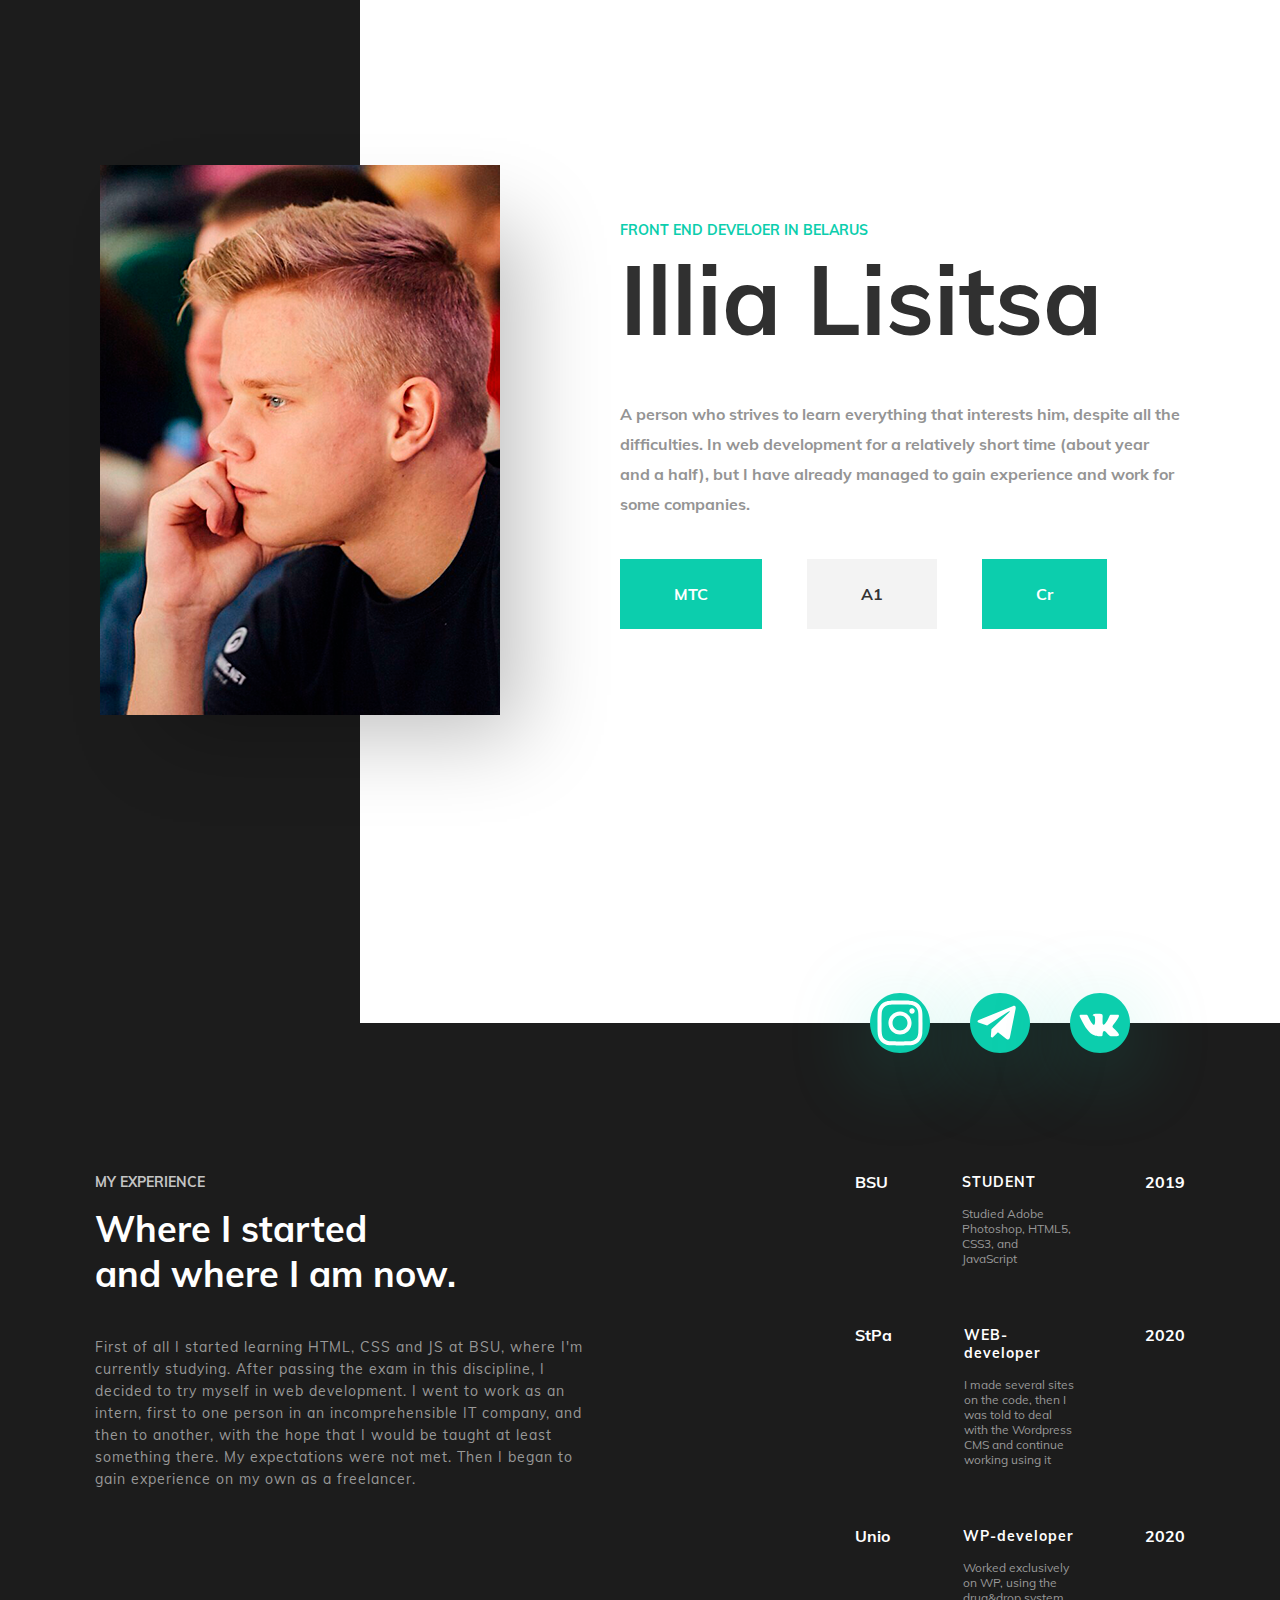
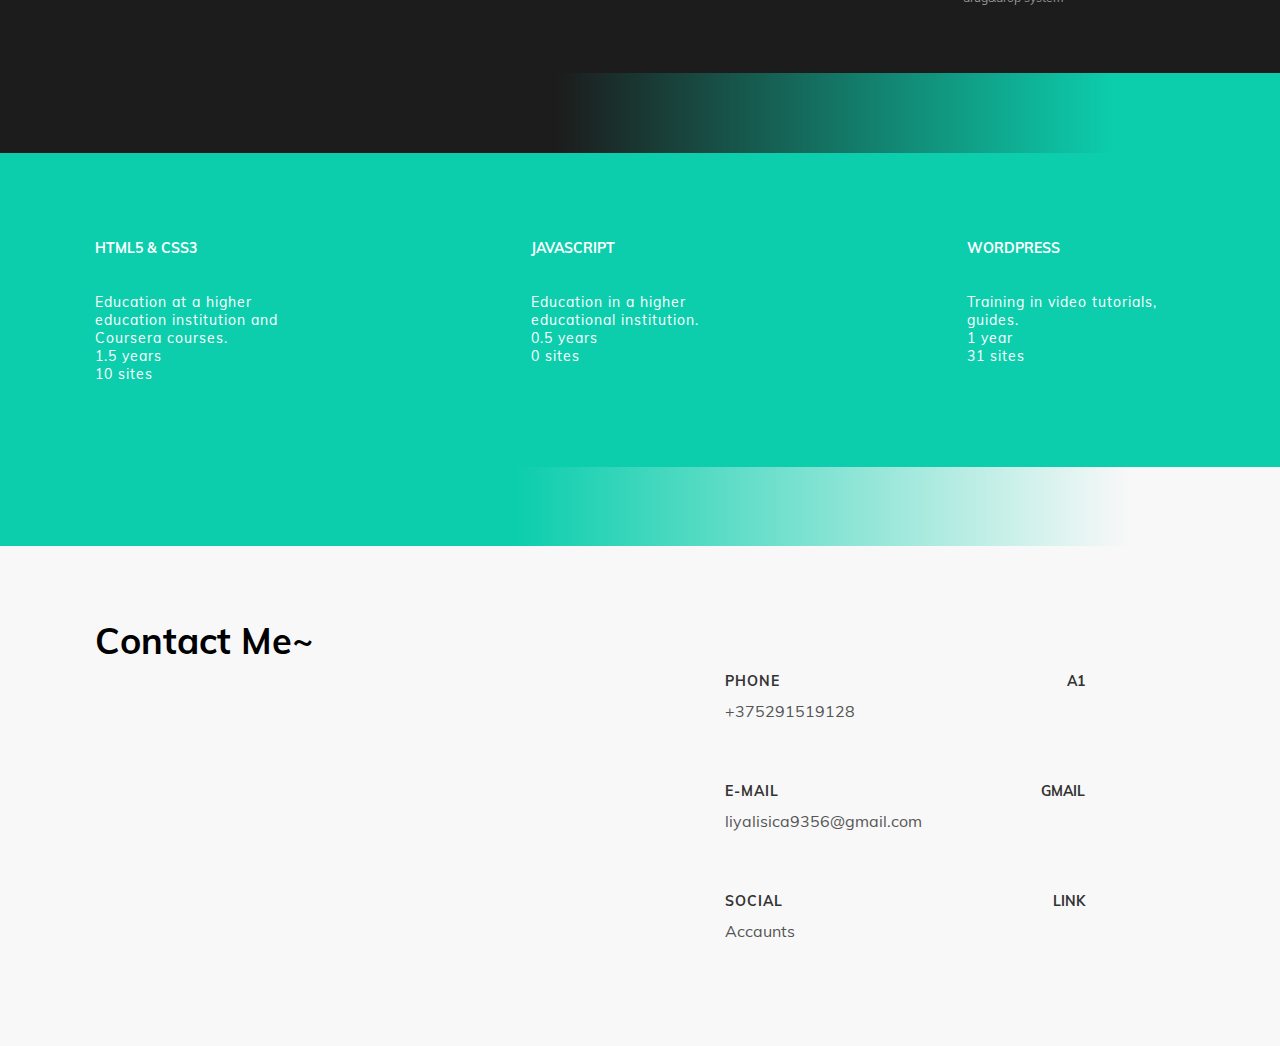
<file: index.html>
<!DOCTYPE html>
<html lang="en">
<head>
  <meta charset="UTF-8">
  <title>Curriculum vitae</title>
  <link rel="stylesheet" href="style.css">
  <link rel="shortcut icon" href="assets/favicon.png">
</head>
<body>
<div class="left_black"></div>
<div class="container1">
  <img src="assets/ilya.png" alt="ilya">
  <div class="right_col">
    <h6>FRONT END DEVELOER IN BELARUS</h6>
    <h1>Illia Lisitsa</h1>
    <p>A person who strives to learn everything that interests him, despite all
      the difficulties. In web development for a relatively short time (about
      year and a half), but I have already managed to gain experience and
      work for some companies.</p>
    <div class="btns" id="Accaunts">
      <button type="button" name="Contact me" class="Contact_me" onclick="window.location.href = 'MTC.html';">MTC</button>
      <button type="button" name="My work" class="My_work" onclick="window.location.href = 'A1.html';">A1</button>
      <button type="button" name="Contact me" class="Contact_me" onclick="window.location.href = 'Cr.html';">Cr</button>
    </div>
  </div>
</div>
<div class="exp" id="experience">
  <ul>
    <li>
      <a href="https://instagram.com/ilyalisitsa?igshid=nmi6y7aexj90">
        <img src="assets/inst1.svg" alt="inst">
      </a>
    </li>
    <li>
      <a href="https://web.telegram.org/#/im?p=@ilyalisitsa">
        <img src="assets/tg1.svg" alt="tg">
      </a>
    </li>
    <li>
      <a href="https://vk.com/illisitsa">
        <img src="assets/vk.svg" alt="vk">
      </a>
    </li>
  </ul>
  <div class="container2" >
    <div class="box_l">
      <h6>MY EXPERIENCE</h6>
      <h2>Where I started<br> and where I am now.</h2>
      <p>First of all I started learning HTML, CSS and JS at BSU, where I'm
        currently studying. After passing the exam in this discipline, I
        decided to try myself in web development. I went to work as an
        intern, first to one person in an incomprehensible IT company, and
        then to another, with the hope that I would be taught at least
        something there. My expectations were not met. Then I began to
        gain experience on my own as a freelancer.</p>
    </div>
    <div class="box_r">
      <div class="first_row">
        <h6>BSU</h6>
        <div class="column">
          <h6>STUDENT</h6>
          <p>Studied Adobe Photoshop, HTML5, CSS3, and JavaScript</p>
        </div>
        <h6>2019</h6>
      </div>
      <div class="other_rows">
        <h6>StPa</h6>
        <div class="column">
          <h6>WEB-developer</h6>
          <p>I made several sites on the code, then I was told to deal with the Wordpress CMS and continue working using it</p>
        </div>
        <h6>2020</h6>
      </div>
      <div class="other_rows">
        <h6>Unio</h6>
        <div class="column">
          <h6>WP-developer</h6>
          <p>Worked exclusively on WP, using the drug&drop system</p>
        </div>
        <h6>2020</h6>
      </div>
    </div>
  </div>
  <div class="line"></div>
  <div class="green">
    <div class="container3">
      <div class="edu">
        <h6>Html5 & CSS3</h6>
        <p>Education at a higher education institution and Coursera courses.<br> 1.5 years<br>10 sites</p>
      </div>
      <div class="edu">
        <h6>JavaScript</h6>
        <p>Education in a higher educational institution.<br> 0.5 years<br> 0 sites</p>
      </div>
      <div class="edu">
        <h6>WordPress</h6>
        <p>Training in video tutorials, guides.<br> 1 year<br> 31 sites</p>
      </div>
    </div>
  </div>
  <div class="line2"></div>
</div>
<div id="about" class="about">
  <div class="container3">
    <h2>Contact Me~</h2>
    <div class="about_right">
      <div class="first_row">
        <div class="column">
          <h6>PHONE</h6>
          <a href="tel:+375291519128">+375291519128</a>
        </div>
        <h6>A1</h6>
      </div>
      <div class="sec_raw">
        <div class="column">
          <h6>E-mail</h6>
          <a href="mailto:liyalisica9356@gmail.com">liyalisica9356@gmail.com</a>
        </div>
        <h6>GMAIL</h6>
      </div>
      <div class="sec_raw">
        <div class="column">
          <h6>Social</h6>
          <a href="#Accaunts">Accaunts</a>
        </div>
        <h6>LINK</h6>
      </div>
    </div>
  </div>
</div>
</body>
</html>
</file>
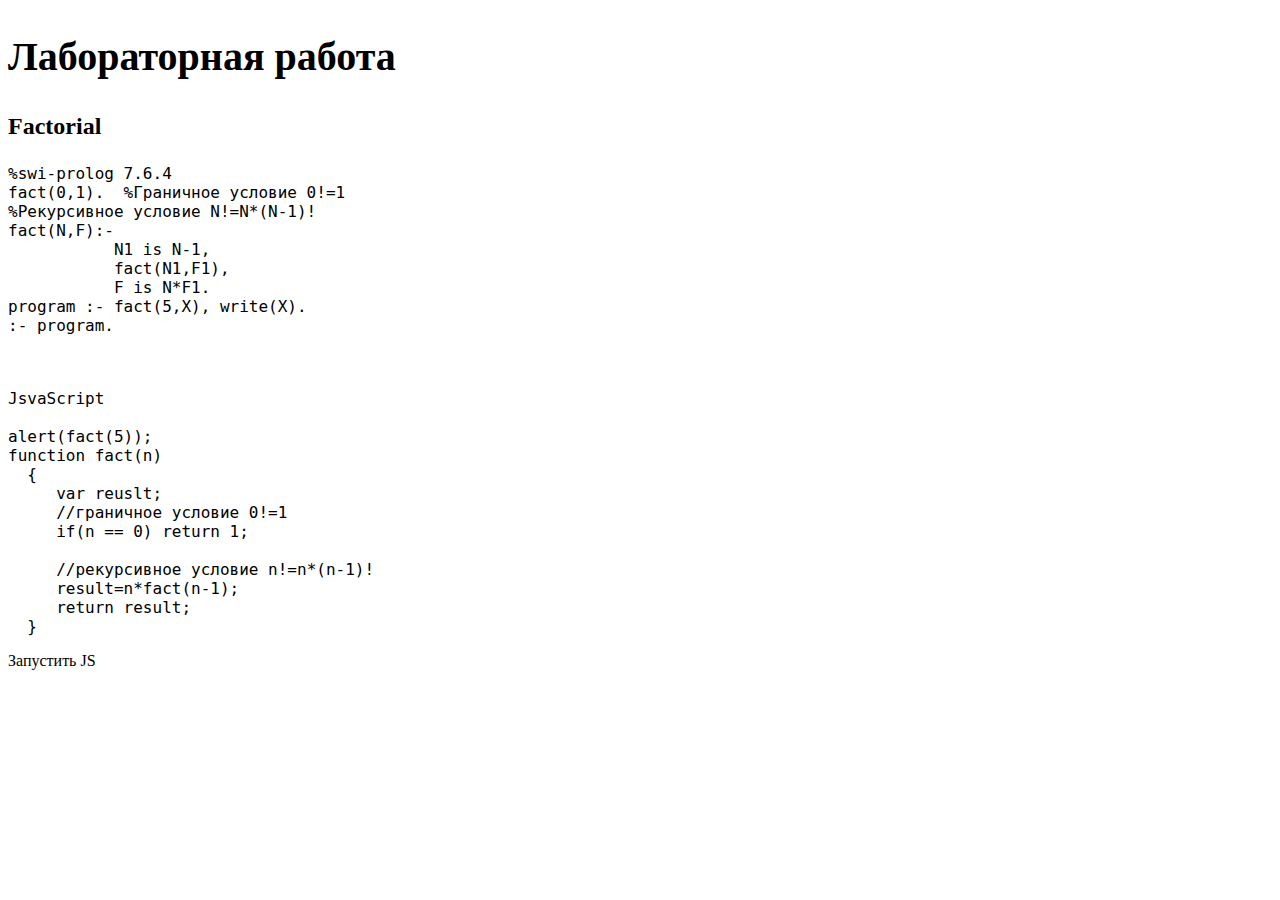
<file:  A1.html>
<!DOCTYPE html>
<html lang="en">
<head>
  <meta charset="UTF-8">
  <meta name="viewport" content="width=device-width, initial-scale=1.0">
  <meta http-equiv="X-UA-Compatible" content="ie=edge">
  <title>Document</title>
</head>
<body>
   <div class = lr>
        <h2 style="color: black; font-size: 40px;">Лабораторная работа</h2>
        <h3 style="color: black; font-size: 24px;">Factorial</h3>
        <pre style="font-size: 16px;">
<font color="black">%swi-prolog 7.6.4</font>
fact(0,1).  <font color="black">%Граничное условие 0!=1</font>
<font color="black">%Рекурсивное условие N!=N*(N-1)!</font>
fact(N,F):-
           N1 is N-1,
           fact(N1,F1),
           F is N*F1.
program :- fact(5,X), write(X).
:- program.
        </pre>
        <pre style="font-size: 16px;">

<font color="black">JsvaScript</font>

alert(fact(5));
function fact(n)
  {
     var reuslt;
     <font color="black">//граничное условие 0!=1</font>
     if(n == 0) return 1;

     <font color="black">//рекурсивное условие n!=n*(n-1)!</font>
     result=n*fact(n-1);
     return result;
  }
</pre>
<p style="font-size: 16px; font-color: blue;"><div id="js" name="a" OnClick="a();">Запустить JS</div></p>
     <script>
       function a()
{
            x = prompt("Введите натуральное число");
            if (x >= 0)
            {
                alert(x + "! = " + fact(x));
            }
            else
            {
                alert("Invalid input!");
            }
            function fact(n)
            {
                if (n == 0) return 1;
                var result;
                result = n * fact(n - 1);
                return result;
            }
}
     </script>
</body>
</html>
</file>
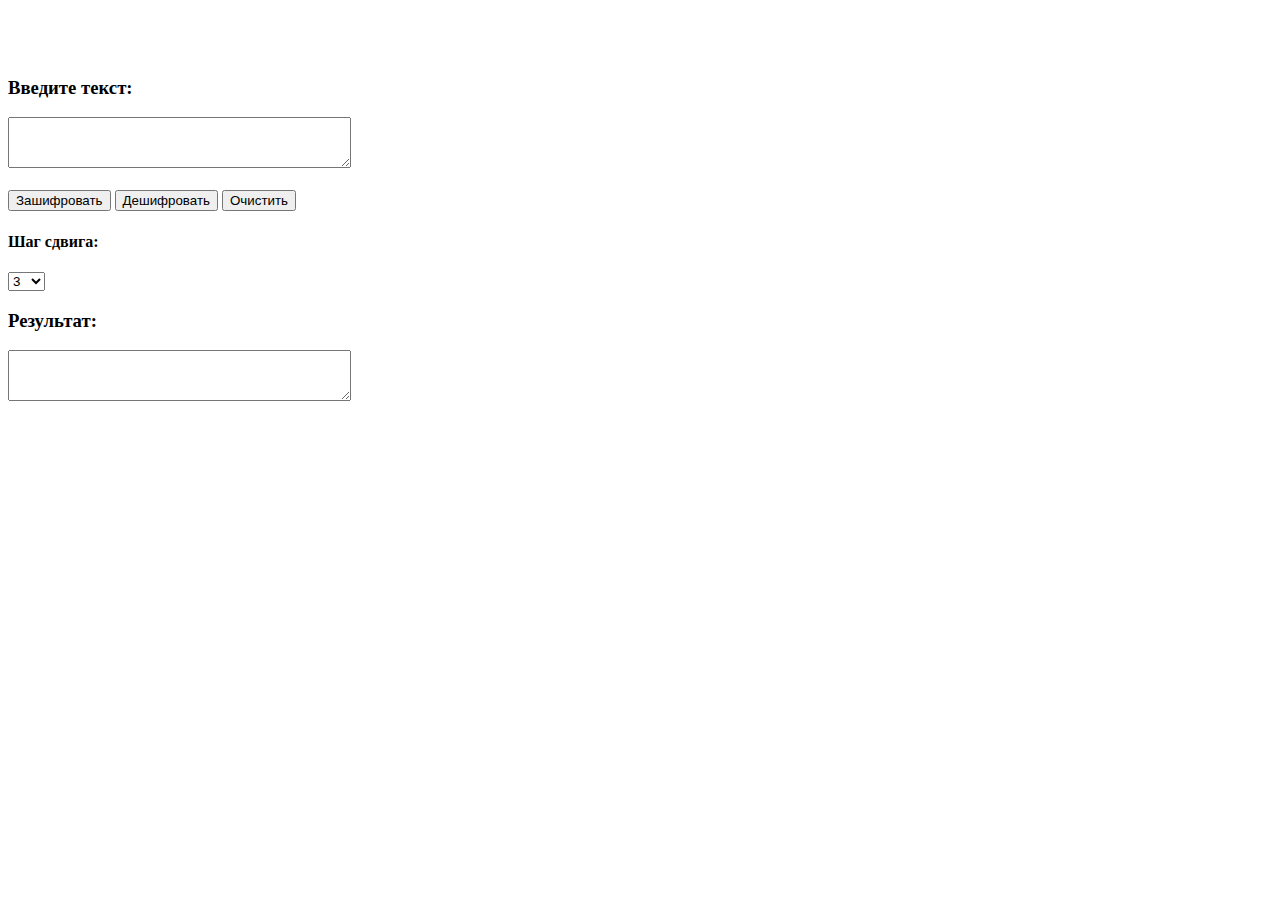
<file: Cr.html>
<!DOCTYPE html>
<html lang="en">
<head>
  <meta charset="UTF-8">
  <meta name="viewport" content="width=device-width, initial-scale=1.0">
  <meta http-equiv="X-UA-Compatible" content="ie=edge">

  <title>Document</title>
  <style>
  body {
    padding-top: 50px;
  }
  #output {
    outline: none;
  }

  </style>
</head>
<body>
  <div class="container">
    <div class="row justify-content-around">
      <div class="col-md-6">
        <div id="encrypt-block">
          <h3>Введите текст: </h3>
          <textarea name="user-text" id="text-to-work" cols="40" rows="3"></textarea>
          <br><br>
          <div class="form-group">
            <button class="btn btn-primary" id="encrypt-btn">Зашифровать</button>
            <button class="btn btn-primary" id="decrypt-btn">Дешифровать</button>
            <button class="btn btn-danger" id="btn-reset">Очистить</button>
          </div>
          <h4>Шаг сдвига:</h4>
          <select name="user_step" id="encrypt-step" size="1">
            <option>1</option>
            <option>2</option>
            <option selected>3</option>
            <option>4</option>
            <option>5</option>
            <option>6</option>
            <option>7</option>
            <option>8</option>
            <option>9</option>
            <option>10</option>
            <option>11</option>
            <option>12</option>
            <option>13</option>
            <option>14</option>
          </select>
        </div>
      </div>
      <div class="col-md-6">
          <h3>Результат:</h3>
          <textarea readonly id="output" cols="40" rows="3"></textarea>
      </div>
    </div>
  </div>
   <script>window.addEventListener('DOMContentLoaded', function() {

     var UserText = document.getElementById('text-to-work');
     var UserSelectStap = document.getElementById('encrypt-step');
     var UserStep = Number(UserSelectStap.value);
     var result = document.getElementById('output');
     var Encrypt = document.getElementById('encrypt-btn');
     var Decrypt = document.getElementById('decrypt-btn');
     var Reset = document.getElementById('btn-reset');
     var TextToWork;
     var pos;

     var OtherSymbols = [' ',',','.',':',';','!','?','-','_','=','+','(',')','[',']','@','`',"'",'"','<','>','|','/','%','$','^','&','*','~'];
     var Numbers = ['0','1','2','3','4','5','6','7','8','9'];
     var RusAlfUp = ['А', 'Б', 'В', 'Г', 'Д', 'Е', 'Ё', 'Ж', 'З', 'И', 'Й', 'К', 'Л', 'М', 'Н', 'О', 'П', 'Р', 'С', 'Т', 'У', 'Ф', 'Х', 'Ц', 'Ч', 'Ш', 'Щ', 'Ъ', 'Ы', 'Ь', 'Э', 'Ю', 'Я'];
     var RusAlfLower = ['а', 'б', 'в', 'г', 'д', 'е', 'ё', 'ж', 'з', 'и', 'й', 'к', 'л', 'м', 'н', 'о', 'п', 'р', 'с', 'т', 'у', 'ф', 'х', 'ц', 'ч', 'ш', 'щ', 'ъ', 'ы', 'ь', 'э', 'ю', 'я'];
     var EngAlfUp = ['A','B','C','D','E','F','G','H','I','J','K','L','M','N','O','P','Q','R','S','T','U','V','W','X','Y','Z'];
     var EngAlfLower = ['a','b','c','d','e','f','g','h','i','j','k','l','m','m','o','p','q','r','s','t','u','v','w','x','y','z'];

     var RusAlfUpEncrypt = Array(33);
     var RusAlfLowerEncrypt = Array(33);
     var EngAlfUpEncrypt = Array(26);
     var EngAlfLowerEncrypt = Array(26);

     var NumbersEncrypt = Array(10);

     initEncrypt();

     UserSelectStap.addEventListener('change', function() {
       UserStep = Number(this.value);
       initEncrypt();
     });

     function initEncrypt() {
       RusAlfUpEncrypt = CezarEncrypt(UserStep, RusAlfUp);
       RusAlfLowerEncrypt = CezarEncrypt(UserStep, RusAlfLower);
       NumbersEncrypt = CezarEncrypt(UserStep, Numbers);
       EngAlfUpEncrypt = CezarEncrypt(UserStep, EngAlfUp);
       EngAlfLowerEncrypt = CezarEncrypt(UserStep, EngAlfLower);
     }

     function CezarEncrypt(stap, arr) {
       var CopyAlf = arr.slice();
       var i = 0;

       while ((i + stap) < (CopyAlf.length)) {
         var buff = CopyAlf[i];
         CopyAlf[i] = CopyAlf[i + stap];
         CopyAlf[i + stap] = buff;
         i++;
       }
       return CopyAlf;
     }



     function contains(symb, arr) {
       var letter = symb;
       pos = 0;
       for (var i = 0; i < arr.length; i++) {
         if (letter === arr[i]) {
           pos = i;
           return true;
           break;
         }
       }
     }

     function encrypt(text) {
       var result = '';
       for (var i = 0; i <= text.length; i++) {
         var symbol = text[i];
         if (contains(symbol, OtherSymbols)) {
           result += symbol;
         }
         if (contains(symbol, Numbers)) {
           symbol = NumbersEncrypt[pos];
           result += symbol;
         }
         if (contains(symbol, RusAlfUp)) {
             symbol = RusAlfUpEncrypt[pos];
             result += symbol;
         }
         if ((contains(symbol, RusAlfLower))) {
             symbol = RusAlfLowerEncrypt[pos];
             result += symbol;
         }
         if (contains(symbol, EngAlfUp)) {
             symbol = EngAlfUpEncrypt[pos];
             result += symbol;
         }
         if ((contains(symbol, EngAlfLower))) {
             symbol = EngAlfLowerEncrypt[pos];
             result += symbol;
         }

       }
       return result;
     }

     function decrypt(text) {
       var result = '';
       for (var i = 0; i <= text.length; i++) {
         var symbol = text[i];
         if (contains(symbol, OtherSymbols)) {
           result += symbol;
         }
         if (contains(symbol, NumbersEncrypt)) {
           symbol = Numbers[pos];
           result += symbol;
         }
         if (contains(symbol, RusAlfUpEncrypt)) {
             symbol = RusAlfUp[pos];
             result += symbol;
         }
         if ((contains(symbol, RusAlfLowerEncrypt))) {
             symbol = RusAlfLower[pos];
             result += symbol;
         }
         if (contains(symbol, EngAlfUpEncrypt)) {
             symbol = EngAlfUp[pos];
             result += symbol;
         }
         if ((contains(symbol, EngAlfLowerEncrypt))) {
             symbol = EngAlfLower[pos];
             result += symbol;
         }

       }
       return result;
     }

     Encrypt.addEventListener('click', function() {
       TextToWork = UserText.value;
       result.value = encrypt(TextToWork);
     });
     Decrypt.addEventListener('click', function() {
       TextToWork = UserText.value;
       result.value = decrypt(TextToWork);
     });
     Reset.addEventListener('click', function() {
       UserText.value = '';
       result.value = '';
     });

   });
</script>
</body>
</html>
</file>
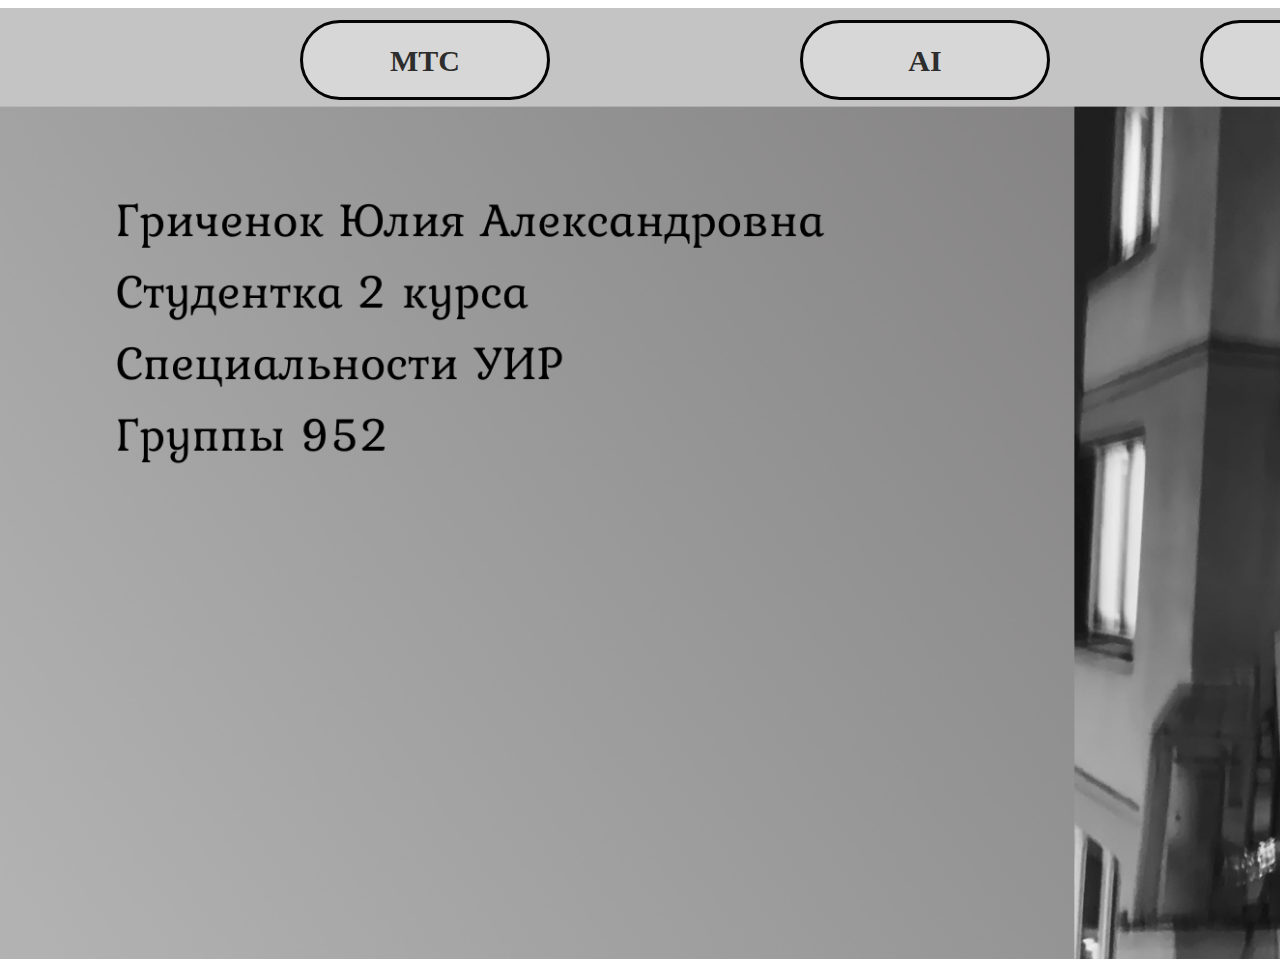
<file: index1.html>
<html lang="en">
<head>
  <meta charset="UTF-8">
  <meta name="viewport" content="width=device-width, initial-scale=1.0">
  <meta http-equiv="X-UA-Compatible" content="ie=edge">
  <link rel="preconnect" href="https://fonts.gstatic.com">
  <link href="https://fonts.googleapis.com/css2?family=Open+Sans:wght@400;700&display=swap" rel="stylesheet">
  <link rel="stylesheet" href="style1.css">
  <title>Document</title>
</head>
<body>
  <img src="Frame 1.png" alt="" class="ja">
<button class="mts">MTC</button>
<button class="ai">AI</button>
<button class="cr">CR</button>
</body>
</html>
</file>
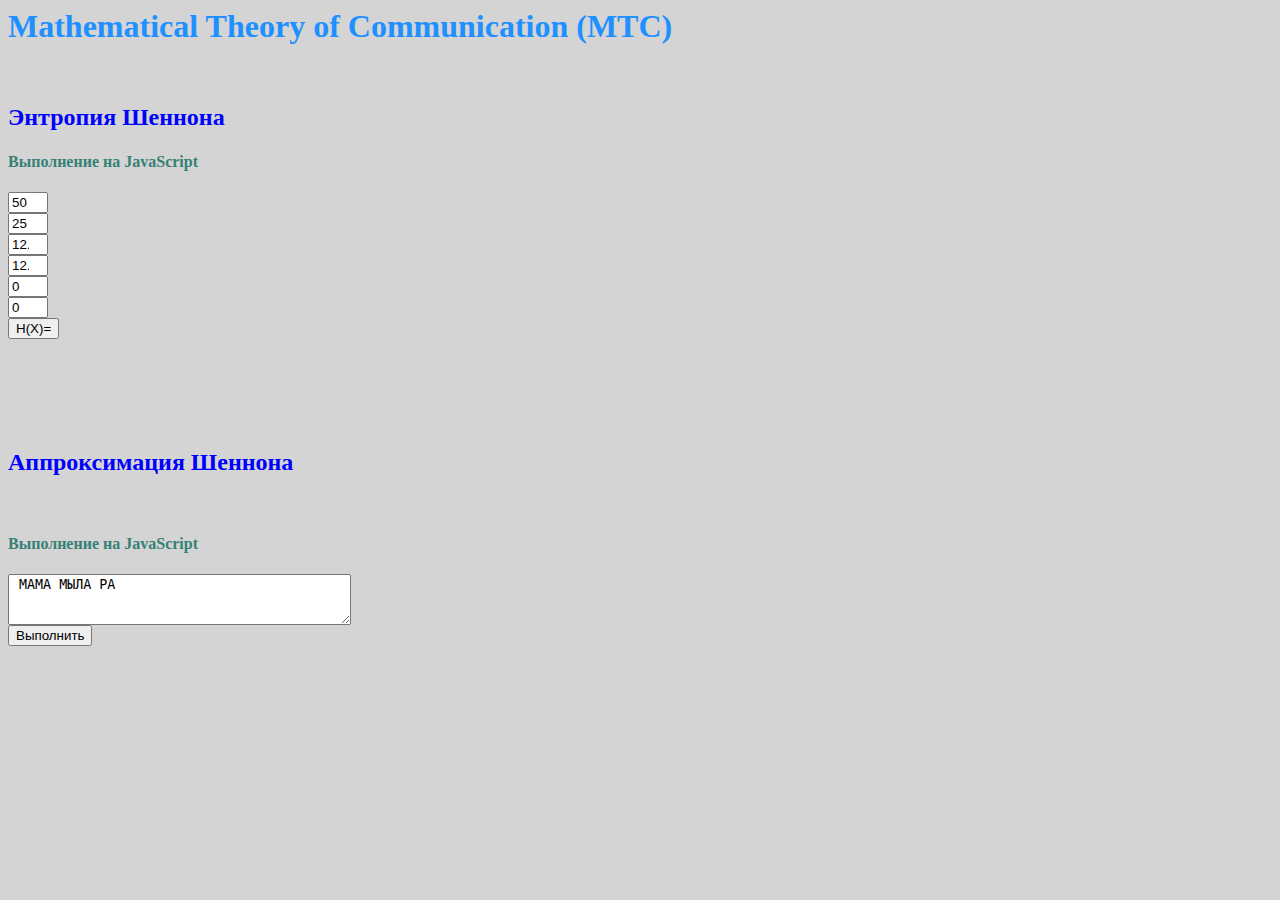
<file: MTC.html>
<html lang="en">
<head>
    <meta charset="UTF-8">
    <meta http-equiv="X-UA-Compatible" content="IE=edge">
    <meta name="viewport" content="width=device-width, initial-scale=1.0">
    <title>MTC</title>
    <link rel="shortcut icon" href="bn.png" type="image/x-icon">
</head>
<body style="background: #d4d4d4;">
    <header>

    </header>
    <h1 style="color: #1E90FF;">Mathematical Theory of Communication (MTC)</h1><br>
    <div id="Shannon">
        <h2 style="color: #0000FF;">Энтропия Шеннона</h2>
        <h4 style="color: rgb(54, 128, 118);">Выполнение на JavaScript</h4>
        <div style="background-color: #bdcfcf; margin-right: 1555px;">
        <input type="number" id="t1" size="2" value="50" style="width: 40px;">
        <input type="number" id="t2" size="2" value="25" style="width: 40px;">
        <input type="number" id="t3" size="2" value="12.5" style="width: 40px;">
        <input type="number" id="t4" size="2" value="12.5" style="width: 40px;">
        <input type="number" id="t5" size="2" value="0" style="width: 40px;">
        <input type="number" id="t6" size="2" value="0" style="width: 40px;">
        <input type="button" id="buttn" onclick="Do()" value="H(X)=">
        <span id="entropy"></span><br><br>
        <script>

function Do() {
    var entr = new Array(6);
entr[0] = parseInt(document.getElementById("t1").value);
entr[1] = parseInt(document.getElementById("t2").value);
entr[2] = parseInt(document.getElementById("t3").value);
entr[3] = parseInt(document.getElementById("t4").value);
entr[4] = parseInt(document.getElementById("t5").value);
entr[5] = parseInt(document.getElementById("t6").value);
var n = 0;
var s = 0;
for (i = 0; i < 6; i++) {
    s += entr[i];
    if (entr[i] > 0)
    {
    n++;
    }
}
var x = 0;
var px = new Array(n);
var j = 0;

for (i = 0; i < 6; i++) {
    if (entr[i] > 0) px[j++] = entr[i] / s;

}

var entropy = 0;
for (j = 0; j < n; j++) {
    entropy += px[j] * Math.log2(1 / px[j]);
}
document.getElementById("entropy").innerHTML = entropy;
}

        </script>
        </div>
    </div><br><br><br>

    <div id="Approximation">

        <h2 style="color: #0000FF;">Аппроксимация Шеннона</h2><br>

        <h4 style="color: rgb(54, 128, 118);">Выполнение на JavaScript</h4>

        <div style="background-color: #bdcfcf; margin-right: 1435px;">

        <textarea name="usrtxt" id="" cols="40" rows="3" wrap="hard"> МАМА МЫЛА РА </textarea><br>
        <input type="button" onclick="Go()" value="Выполнить" size="333">
        <span id="demo"></span>
        <script>
            var arr = new Array();
            function Find(X)
            {
                for(j=0; j<arr.length;j++)
                {
                    if (arr[j].letters==X)
                {
                    arr[j].cols=parseInt(arr[j].cols)+1;
                    return;
                }
                }
                var car = {letters:X, cols:"1"};
                arr.push(car);
                return;
            }

            function Go()
            {
                var str = document.getElementsByName("usrtxt")[0].value;
                arr= new Array();
                var ar = str.split("").filter((i) => i !== ' ');
                for(i=0;i<ar.length-1;i++)
                {
                    Find(ar[i]);
                }
                for(j=0; j<arr.length; j++)
                {
                    document.getElementById("demo").innerHTML +=
                    "<br><font color='#800000'>"+arr[j].letters+
                    "</font>-<font color='#2E8B57'>" +
                    arr[j].cols+"</font><br><br>";
                }
            }
        </script>

</div>
    </div>

</body>
</html>
</file>
<file: style.css>
*
{
  margin: 0;
  padding: 0;
}

body{
  width: 100%;
  height: 100%;
  margin: 0;
  padding: 0;
}

h1{
  font-family: Mulish;
  font-style: normal;
  font-weight: bold;
  font-size: 96px;
  line-height: 120px;
  color: #303030;
}

h2{
  font-family: Mulish;
  font-style: normal;
  font-weight: bold;
  font-size: 36px;
  line-height: 45px;
  color: #FFFFFF;
}

h6{
  font-family: Mulish;
  font-style: normal;
  font-weight: bold;
  font-size: 14px;
  line-height: 18px;
  color: #0CCEAD;
}

p{
  font-family: Mulish;
  font-style: normal;
  font-weight: bold;
  font-size: 16px;
  line-height: 30px;
  color: #949494;
}

.left_black{
  position: absolute;
  display: block;
  width: 360px;
  height: 1024px;
  background: #1C1C1C;
}

.container1{
  top: 165px;
  position: relative;
  max-width: 1080px;
  height: 550px;
  margin: auto;
  display: flex;
  justify-content: space-between;
}

.container1 img{
  box-shadow: 40px 40px 80px -20px rgba(0, 0, 0, 0.25);
}

.right_col{
  height: 80%;
  display: flex;
  align-items: flex-start;
  flex-direction: column;
  justify-content: center;
}

.right_col h6{
  margin-top: 80px;
}

.right_col p{
  max-width: 560px;
  margin-top: 40px;
}

.btns{
  margin-top: 40px;
  display: flex;
  align-items: flex-start;
  flex-direction: row;
}

.btns button{
  cursor: pointer;
  margin-right: 45px;
  font-family: Mulish;
  font-style: normal;
  font-weight: bold;
  font-size: 16px;
  line-height: 30px;
  text-align: center;
}

.Contact_me{
  padding: 20px 54px;
  color: #fff;
  background: #0CCEAD;
  border: none;
}

.My_work{
  padding: 20px 54px;
  color: #333;
  background: #F3F3F3;
  border: none;
}

.exp{
  position: absolute;
  width: 100%;
  height: 1125px;
  left: 0px;
  top: 1023px;
  background: #1C1C1C;
}

ul{
  position: absolute;
  top:-30px;
  right: 150px;
  width: 260px;
  height: 60px;
  display: flex;
  flex-direction: row;
  align-items: center;
  justify-content: space-between;
}

li{
  width: 60px;
  height: 60px;
  list-style-type: none;
  filter: drop-shadow(0px 15px 40px rgba(12, 206, 173, 0.30));
}

.container2{
  max-width: 1090px;
  padding-left: 45px;
  padding-right: 45px;
  margin: auto;
  display: flex;
  justify-content: space-between;
  position: relative;
  top: 150px;
}

.box_l{
  width: 500px;
}

.box_l h6{
  color: #C4C4C4;
  margin-bottom: 15px;
}

.box_l p{
  margin-top: 40px;
  letter-spacing: 1px;
  font-family: Mulish;
  font-style: normal;
  font-weight: normal;
  font-size: 14px;
  line-height: 22px;
  color: #999999;
}

.box_r{
  width: 330px;
}

.first_row{
  display: flex;
  flex-direction: row;
  justify-content: space-between;
}



.box_r p{
  margin-top: 15px;
  font-family: Mulish;
  font-style: normal;
  font-weight: normal;
  font-size: 12px;
  line-height: 15px;
  color: #999999;
}

.column{
  width: 110px;
}

.box_r h6{
  font-size: 16px;
  color: #fff;
}

.column h6{
  font-size: 14px;
  letter-spacing: 1px;
}

.other_rows{
  margin-top: 60px;
  display: flex;
  flex-direction: row;
  justify-content: space-between;
}

.line{
  top: 650px;
  width: 100%;
  height: 80px;
  display: block;
  position: absolute;
  background: linear-gradient(270deg, rgba(12, 206, 173, 1) 12.81%, rgba(28, 28, 28, 0.7) 56.56%);
}

.green{
  position: absolute;
  top: 730px;
  width: 100%;
  height: 315px;
  background: #0CCEAD;
}

.line2{
  top: 1044px;
  width: 100%;
  height: 80px;
  display: block;
  position: absolute;
  background: linear-gradient(270deg, #F8F8F8 11.77%, #0CCEAD 59.69%);
}

.about{
  position: absolute;
  top: 2146px;
  display: block;
  width: 100%;
  height: 500px;
  background-color: #F8F8F8;
}

.container3{
  height: 155px;
  max-width: 1090px;
  padding-left: 45px;
  padding-right: 45px;
  margin: auto;
  display: flex;
  justify-content: space-between;
  position: relative;
  top: 80px;
}

.edu{
  width: 20%;
}

.edu h6{
  font-family: Mulish;
  font-style: normal;
  font-weight: bold;
  font-size: 14px;
  line-height: 30px;
  text-transform: uppercase;
  color: #FFFFFF;
}

.edu p{
  margin-top: 30px;
  font-family: Mulish;
  font-style: normal;
  font-weight: normal;
  letter-spacing: 1px;
  font-size: 14px;
  line-height: 18px;
  color: #FFFFFF;
}

.container3 h2{
  font-family: Mulish;
  font-style: normal;
  font-weight: bold;
  font-size: 36px;
  line-height: 30px;
  color: #000000;
}

.about_right{
  margin-top: 40px;
  margin-right: 100px;
  width: 360px;
}

.column a{
  margin-top: 20px;
  font-family: Mulish;
  font-style: normal;
  text-decoration: none;
  font-weight: normal;
  font-size: 16px;
  line-height: 30px;
  color: #555555;
}

.about_right h6{
font-family: Mulish;
font-size: 14px;
line-height: 30px;
text-transform: uppercase;
color: #333333;
}

.sec_raw{
  margin-top: 50px;
  display: flex;
  flex-direction: row;
  justify-content: space-between;
}



@font-face {
    font-family: 'Mulish';
    src: local('Mulish Regular'), local('Mulish-Regular'),
        url('fonts/Mulish-Regular.woff2') format('woff2'),
        url('fonts/Mulish-Regular.woff') format('woff'),
        url('fonts/Mulish-Regular.ttf') format('truetype');
    font-weight: 400;
    font-style: normal;
}

@font-face {
    font-family: 'Mulish';
    src: local('Mulish SemiBold'), local('Mulish-SemiBold'),
        url('fonts/Mulish-SemiBold.woff2') format('woff2'),
        url('fonts/Mulish-SemiBold.woff') format('woff'),
        url('fonts/Mulish-SemiBold.ttf') format('truetype');
    font-weight: 600;
    font-style: normal;
}

@font-face {
    font-family: 'Mulish';
    src: local('Mulish Bold'), local('Mulish-Bold'),
        url('fonts/Mulish-Bold.woff2') format('woff2'),
        url('fonts/Mulish-Bold.woff') format('woff'),
        url('fonts/Mulish-Bold.ttf') format('truetype');
    font-weight: 700;
    font-style: normal;
}
</file>
<file: style1.css>
.ja{
  position: absolute;
  width: 1855px;
  height: 984px
  top: 0px;
  left: 0px;
}
.mts{
  position: absolute;
  left: 300px;
  top: 20px;
}
.ai{
  position: absolute;
  left: 800px;
  top: 20px;
}
.cr{
  position: absolute;
  left: 1200px;
  top: 20px;
}
button{
  font-family: Montserrat;
  font-style: normal;
  font-weight: 600;
  font-size: 30px;
  line-height: 37px;
  color: #2D2D2D;

  background: #D7D7D7;
  border: 3px solid #040404;
  box-sizing: border-box;
  border-radius: 50px;

  width: 250px;
  height: 80px;
}
</file>
